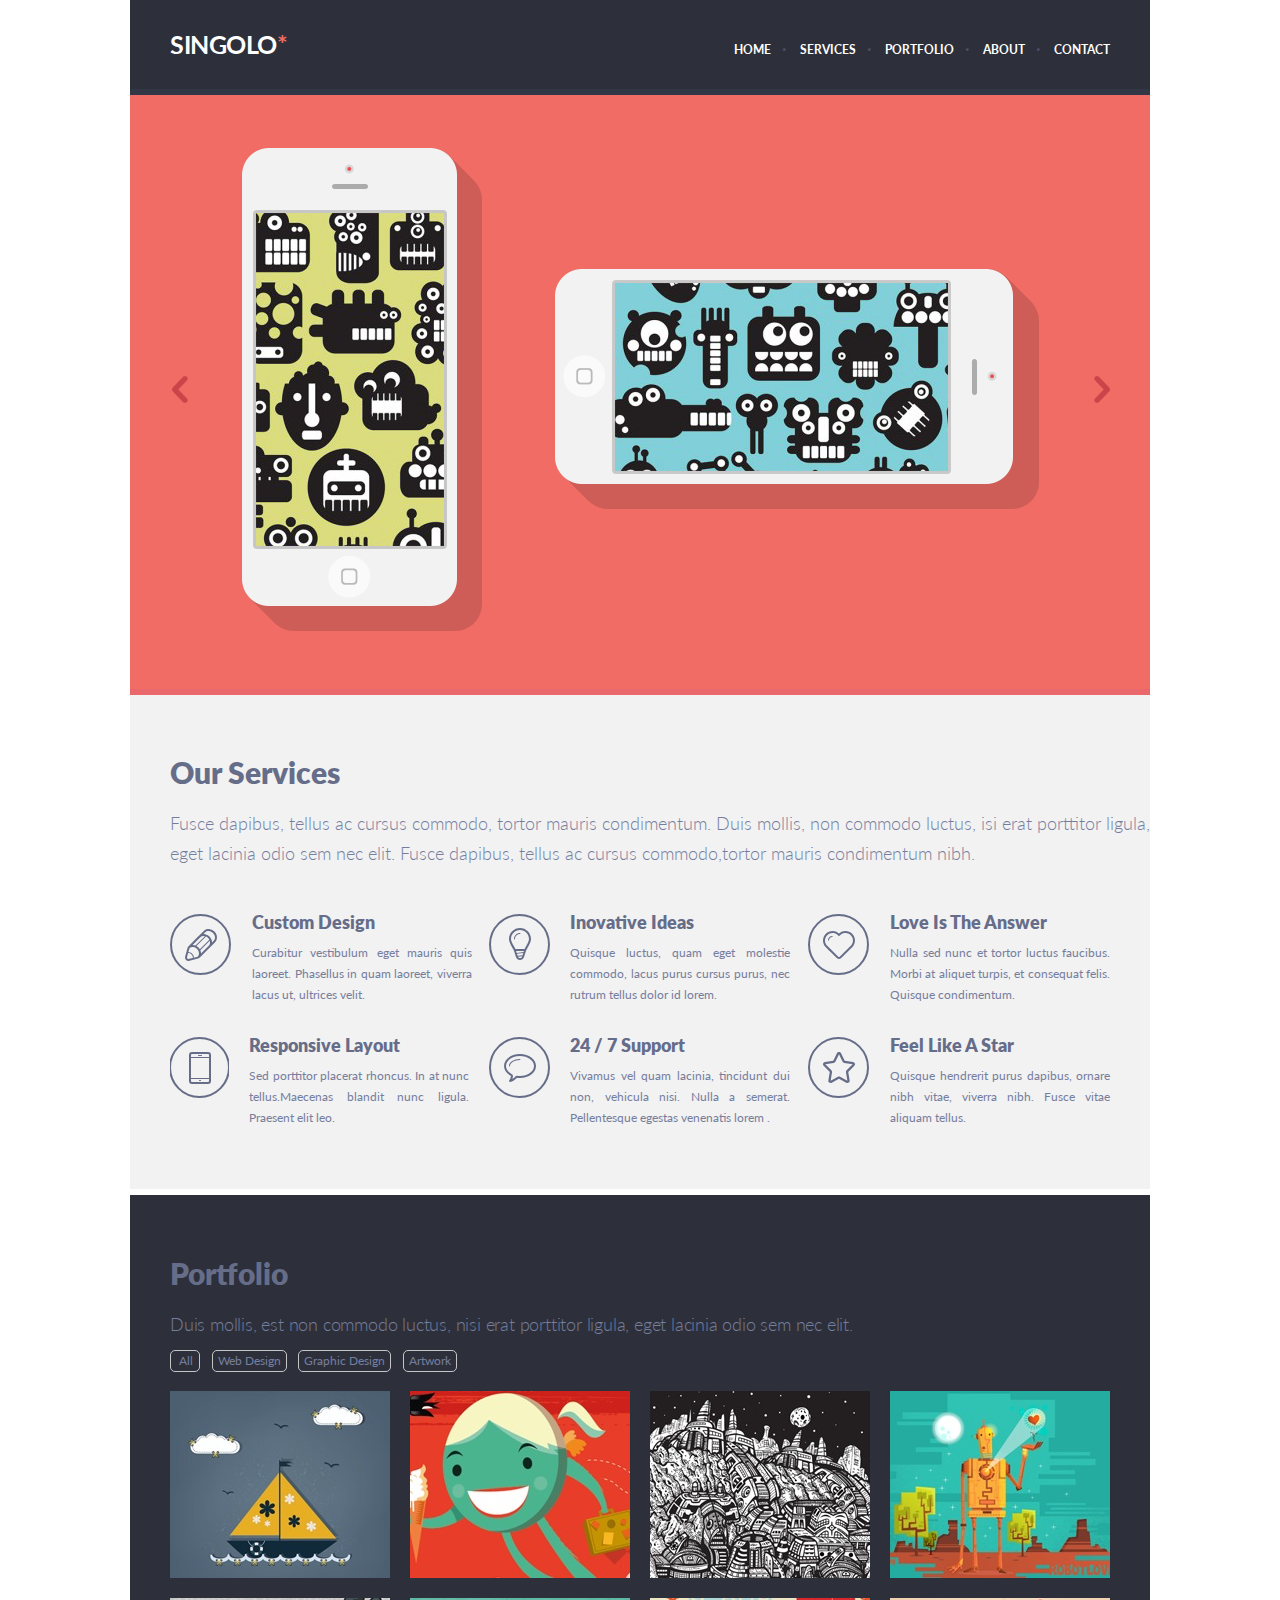
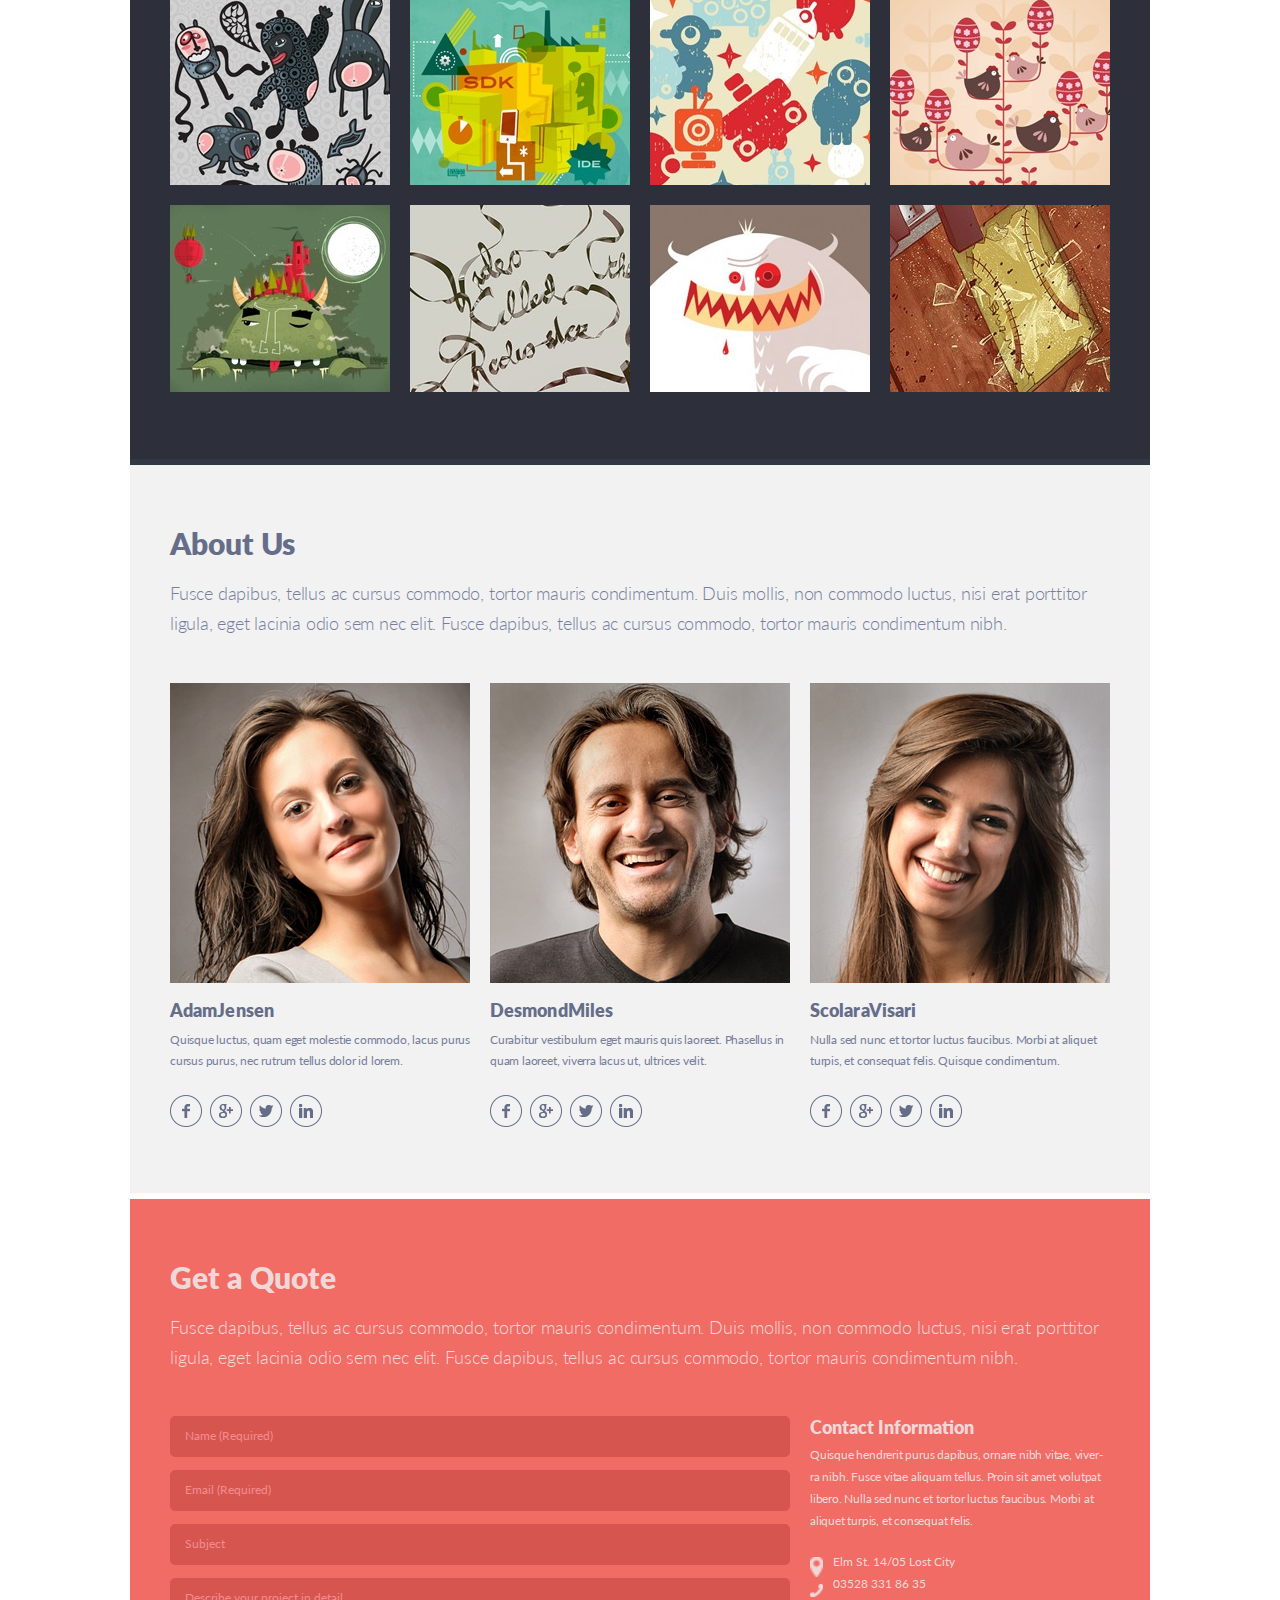
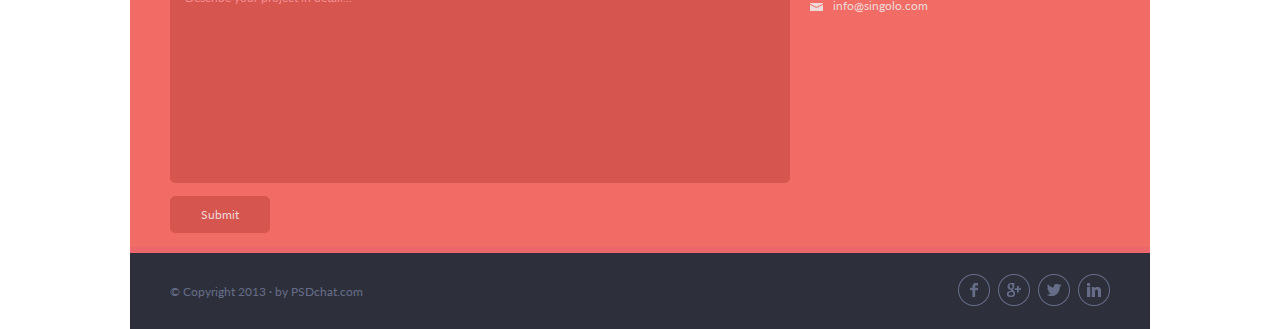
<file: index.html>
<!DOCTYPE html>
<html lang="en">

<head>
    <meta charset="UTF-8">
    <meta name="viewport" content="width=device-width, initial-scale=1.0">
    <link rel="stylesheet" href="./styles/fonts.css">
    <link rel="stylesheet" href="./styles/styles.css">
    <title>Singolo</title>
</head>

<body>
    <div class="wrapper">
        <header>
            <div class="header-top" id="HOME">
                <a href="#">
                    <h1>SINGOLO</h1>
                </a>
                <ul class="nav">
                    <li><a href="#HOME">HOME</a></li>
                    <li><a href="#SERVICES">SERVICES</a></li>
                    <li><a href="#PORTFOLIO">PORTFOLIO</a></li>
                    <li><a href="#ABOUT">ABOUT</a></li>
                    <li><a href="#CONTACT">CONTACT</a></li>
                </ul>
            </div>
            <div class="header-bottom"></div>
        </header>

        <section>
            <div class="slider-top">
                <div class="slider1">
                    <div class="slide-vertical disable"></div>
                    <img src="./assets/vertical.png" alt="VerticalPhone" class="phone-vertical">
                    <div class="slide-horizontal disable"></div>
                    <img src="./assets/horizontal.png" alt="HorizontalPhone" class="phone-horizontal">
                </div>
                <div class="slider2 disable">
                    <img src="./assets/Slide-2.png" alt="slider2">
                </div>
                <img src="./assets/left.png" alt="arrow-left" class="left">
                <img src="./assets/left.png" alt="arrow-left" class="right">
            </div>
            <div class="slider-bottom"></div>
        </section>

        <section>
            <div class="services-top" id="SERVICES">
                <h2>Our Services</h2>
                <p class="p-light">Fusce dapibus, tellus ac cursus commodo, tortor mauris condimentum. Duis mollis, non
                    commodo luctus, isi erat porttitor ligula, eget lacinia odio sem nec elit. Fusce dapibus, tellus ac
                    cursus commodo,tortor mauris condimentum nibh.</p>
                <section class="menu">
                    <div class="menu-block">
                        <img src="./assets/pen.svg" alt="pen">
                        <div class="menu-text">
                            <h3>Custom Design</h3>
                            <p class="p-regular">Curabitur vestibulum eget mauris quis laoreet. Phasellus in quam
                                laoreet,
                                viverra lacus ut, ultrices velit.</p>
                        </div>
                    </div>
                    <div class="menu-block">
                        <img src="./assets/lightbulb.svg" alt="lightbulb">
                        <div class="p-regular">
                            <h3>Inovative Ideas</h3>
                            <p class="menu-p">Quisque luctus, quam eget molestie commodo, lacus purus cursus purus, nec
                                rutrum tellus dolor id lorem.</p>
                        </div>
                    </div>
                    <div class="menu-block">
                        <img src="./assets/heart.svg" alt="heart">
                        <div class="menu-text">
                            <h3>Love Is The Answer</h3>
                            <p class="p-regular">Nulla sed nunc et tortor luctus faucibus. Morbi at aliquet turpis, et
                                consequat felis. Quisque condimentum.</p>
                        </div>
                    </div>
                    <div class="menu-block">
                        <img src="./assets/phone.svg" alt="phone">
                        <div class="menu-text">
                            <h3>Responsive Layout</h3>
                            <p class="p-regular">Sed porttitor placerat rhoncus. In at nunc tellus.Maecenas blandit nunc
                                ligula. Praesent elit leo.</p>
                        </div>

                    </div>
                    <div class="menu-block">
                        <img src="./assets/bubble.svg" alt="bubble">
                        <div class="menu-text">
                            <h3>24 / 7 Support</h3>
                            <p class="p-regular">Vivamus vel quam lacinia, tincidunt dui non, vehicula nisi. Nulla a
                                semerat. Pellentesque egestas venenatis lorem .</p>
                        </div>
                    </div>
                    <div class="menu-block">
                        <img src="./assets/star.svg" alt="star">
                        <div class="menu-text">
                            <h3>Feel Like A Star</h3>
                            <p class="p-regular">Quisque hendrerit purus dapibus, ornare nibh vitae, viverra nibh. Fusce
                                vitae
                                aliquam tellus.</p>
                        </div>
                    </div>
                </section>
            </div>
            <div class="services-bottom"></div>
        </section>

        <div class="container-portfolio-top" id="PORTFOLIO">
            <div class="container">
                <section class="portfolio">
                    <h2>Portfolio</h2>
                    <p class="p-light">Duis mollis, est non commodo luctus, nisi erat porttitor ligula, eget lacinia
                        odio sem nec elit.</p>
                    <ul class="tags-portfolio">
                        <li><a href="#" class="p-regular">All</a></li>
                        <li><a href="#" class="p-regular">Web Design</a></li>
                        <li><a href="#" class="p-regular">Graphic Design</a></li>
                        <li><a href="#" class="p-regular">Artwork</a></li>
                    </ul>
                    <div class="pictures-portfolio">
                        <img src="./assets/portfolio-images/row1/1.jpg" alt="picture 1">
                        <img src="./assets/portfolio-images/row1/2.jpg" alt="picture 2">
                        <img src="./assets/portfolio-images/row1/3.jpg" alt="picture 3">
                        <img src="./assets/portfolio-images/row1/4.jpg" alt="picture 4">

                        <img src="./assets/portfolio-images/row2/1.jpg" alt="picture 5">
                        <img src="./assets/portfolio-images/row2/2.jpg" alt="picture 6">
                        <img src="./assets/portfolio-images/row2/3.jpg" alt="picture 7">
                        <img src="./assets/portfolio-images/row2/4.jpg" alt="picture 8">

                        <img src="./assets/portfolio-images/row3/1.jpg" alt="picture 9">
                        <img src="./assets/portfolio-images/row3/2.jpg" alt="picture 10">
                        <img src="./assets/portfolio-images/row3/3.jpg" alt="picture 11">
                        <img src="./assets/portfolio-images/row3/4.jpg" alt="picture 12">
                    </div>
                </section>
            </div>
        </div>
        <div class="container-portfolio-bottom"></div>
        <div class="container-about-top" id="ABOUT">
            <div class="container">
                <div class="about">
                    <h2>About Us</h2>
                    <p class="p-light">Fusce dapibus, tellus ac cursus commodo, tortor mauris condimentum. Duis mollis,
                        non commodo luctus, nisi erat porttitor ligula, eget lacinia odio sem nec elit. Fusce dapibus,
                        tellus ac cursus commodo, tortor mauris condimentum nibh.</p>
                    <div class="profiles-about">
                        <div class="profile">
                            <img src="./assets/about-images/AdamJensen.png" alt="AdamJensen">
                            <h3>AdamJensen</h3>
                            <p class="p-regular">Quisque luctus, quam eget molestie commodo, lacus purus cursus purus,
                                nec rutrum tellus
                                dolor id lorem.</p>
                            <div class="social">
                                <img src="./assets/social-images/facebook.png" alt="facebook">
                                <img src="./assets/social-images/google.png" alt="google+">
                                <img src="./assets/social-images/twitter.png" alt="twitter">
                                <img src="./assets/social-images/linkedin.png" alt="linkedin">
                            </div>
                        </div>
                        <div class="profile">
                            <img src="./assets/about-images/DesmondMiles.png" alt="DesmondMiles">
                            <h3>DesmondMiles</h3>
                            <p class="p-regular">Curabitur vestibulum eget mauris quis laoreet. Phasellus in quam
                                laoreet, viverra lacus
                                ut, ultrices velit.</p>
                            <div class="social">
                                <img src="./assets/social-images/facebook.png" alt="facebook">
                                <img src="./assets/social-images/google.png" alt="google+">
                                <img src="./assets/social-images/twitter.png" alt="twitter">
                                <img src="./assets/social-images/linkedin.png" alt="linkedin">
                            </div>
                        </div>
                        <div class="profile">
                            <img src="./assets/about-images/ScoloraVisari.png" alt="ScolaraVisari">
                            <h3>ScolaraVisari</h3>
                            <p class="p-regular">Nulla sed nunc et tortor luctus faucibus. Morbi at aliquet turpis, et
                                consequat felis.
                                Quisque condimentum.</p>
                            <div class="social">
                                <img src="./assets/social-images/facebook.png" alt="facebook">
                                <img src="./assets/social-images/google.png" alt="google+">
                                <img src="./assets/social-images/twitter.png" alt="twitter">
                                <img src="./assets/social-images/linkedin.png" alt="linkedin">
                            </div>
                        </div>
                    </div>
                </div>
            </div>
        </div>
        <div class="container-about-bottom"></div>

        <div class="container-quote-top" id="CONTACT">
            <div class="container">
                <section class="quote">
                    <h2>Get a Quote</h2>
                    <p class="p-light">Fusce dapibus, tellus ac cursus commodo, tortor mauris condimentum. Duis
                        mollis, non commodo luctus, nisi erat porttitor ligula, eget lacinia odio sem nec elit. Fusce
                        dapibus, tellus ac cursus commodo, tortor mauris condimentum nibh.</p>
                    <div class="quote-form-contact">
                        <form class="quote-form">
                            <input type="text" placeholder="Name (Required)" required>
                            <input type="email" placeholder="Email (Required)" required>
                            <input type="text" placeholder="Subject" id="subject">
                            <textarea name="DescribingProject" id="textarea" cols="30" rows="12"
                                placeholder="Describe your project in detail..." id="textarea"
                                maxlength="140"></textarea>
                            <button type="submit">Submit</button>
                        </form>
                        <div class="overlay"></div>
                        <div class="modal">
                            <span>The letter was sent</span><br>
                            <span class="theme"></span><br>
                            <span class="describe"></span><br>
                            <span class="close">OK</span>
                        </div>
                        <div class="contact-info">
                            <h3>Contact Information</h3>
                            <p class="p-regular">Quisque hendrerit purus dapibus, ornare nibh vitae, viver- ra nibh.
                                Fusce vitae aliquam tellus. Proin sit amet volutpat libero. Nulla sed nunc et tortor
                                luctus faucibus. Morbi at aliquet turpis, et consequat felis.</p>
                            <div class="contacts">
                                <div class="contacts-img">
                                    <img src="./assets/locationContacts.svg" alt="location">
                                    <img src="./assets/phoneContacts.svg" alt="phone">
                                    <img src="./assets/mailContacts.svg" alt="mail">
                                </div>
                                <div class="contacts-text">
                                    <p>Elm St. 14/05 Lost City</p>
                                    <a href="#" type="tel:+03528 331 86 35">03528 331 86 35</a>
                                    <a href="#" type="mailto:info@singolo.com">info@singolo.com</a>
                                </div>
                            </div>
                        </div>
                    </div>
                </section>
            </div>
        </div>
        <div class="container-quote-bottom"></div>
        <div class="container-footer">
            <div class="container">
                <section class="footer">
                    <span>© Copyright 2013 ∙ by PSDchat.com</span>
                    <div class="footer-icons">
                        <img src="./assets/social-images/facebook.png" alt="facebook">
                        <img src="./assets/social-images/google.png" alt="google">
                        <img src="./assets/social-images/twitter.png" alt="twitter">
                        <img src="./assets/social-images/linkedin.png" alt="linkedin">
                    </div>
                </section>
            </div>
        </div>
    </div>
    <script src="script.js"></script>
</body>

</html>
</file>
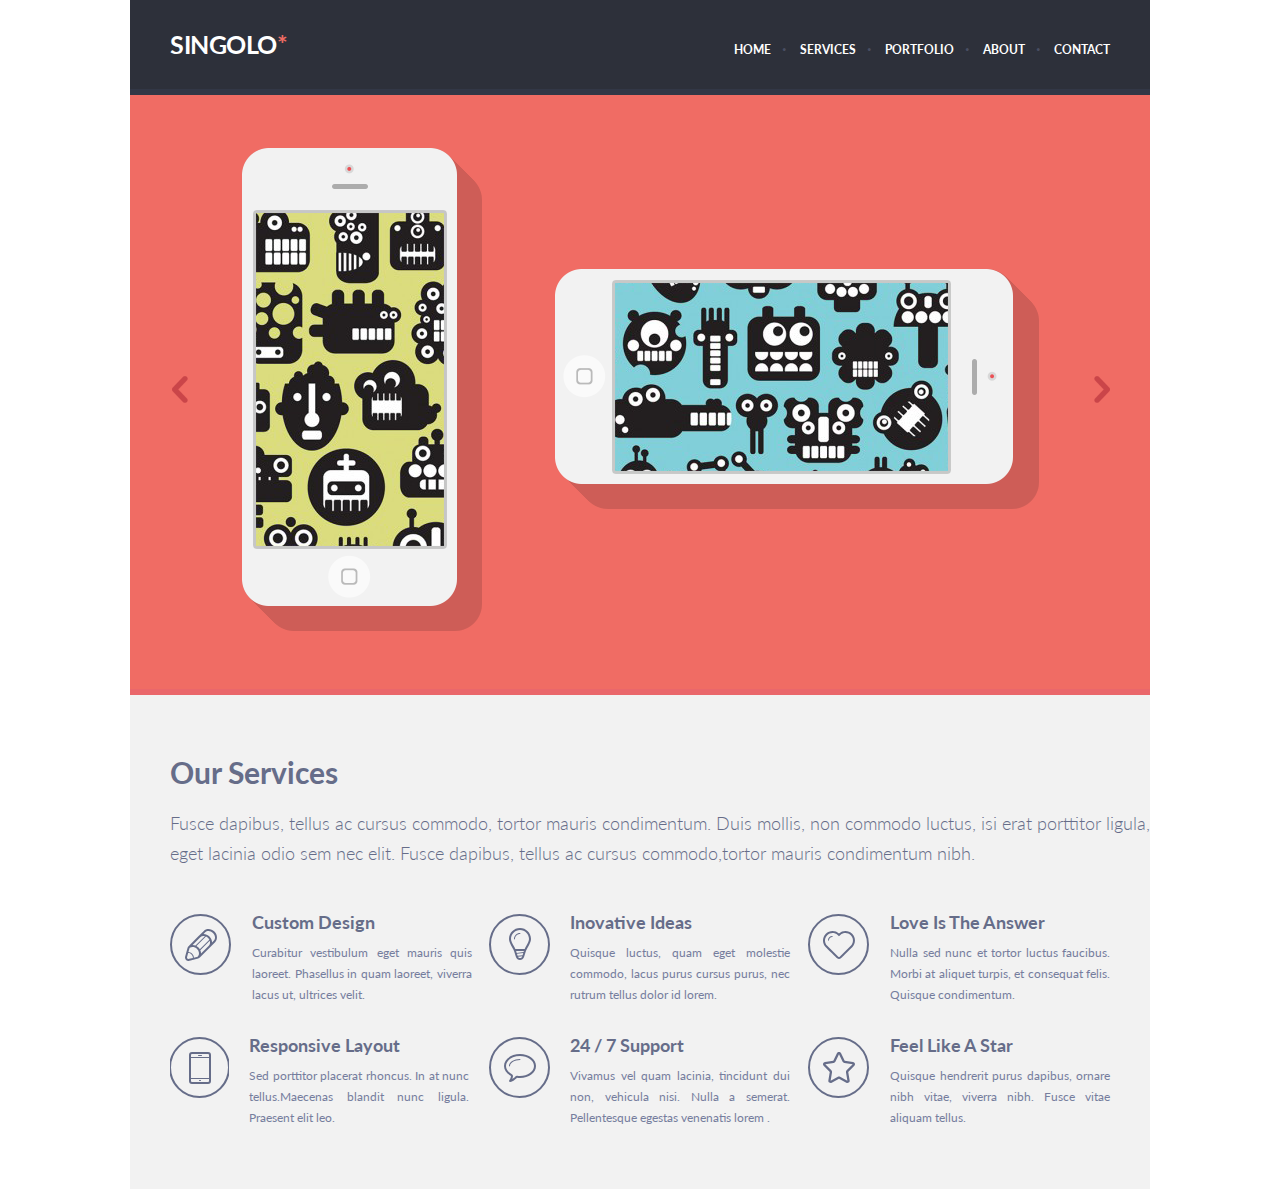
<file: singolo1.html>
<!DOCTYPE html>
<html lang="en">

<head>
    <meta charset="UTF-8">
    <meta name="viewport" content="width=device-width, initial-scale=1.0">
    <link rel="stylesheet" href="./styles/fonts.css">
    <link rel="stylesheet" href="./styles/singolo1.css">
    <title>Document</title>
</head>

<body>
    <div class="container">
        <header>
            <div class="header-top">
                <a href="#"><h1 class="singolo-name">SINGOLO</h1></a>
                <nav class="nav">
                    <ul>
                        <li><a href="#">HOME</a></li>
                        <li><a href="#">SERVICES</a></li>
                        <li><a href="#">PORTFOLIO</a></li>
                        <li><a href="#">ABOUT</a></li>
                        <li><a href="#">CONTACT</a></li>
                    </ul>
                </nav>
            </div>
            <div class="header-bottom"></div>
        </header>

        <main>
            <div class="slider-top">
                <img src="./assets/vertical.png" alt="VerticalPhone" class="phone-vertical">
                <img src="./assets/horizontal.png" alt="HorizontalPhone" class="phone-horizontal">
                <img src="./assets/left.png" alt="arrow-left" class="left">
                <img src="./assets/left.png" alt="arrow-left" class="right">
            </div>
            <div class="slider-bottom"></div>
        </main>

        <footer>
            <div class="footer-top">
                <h2>Our Services</h2>
                <p class="p-one">Fusce dapibus, tellus ac cursus commodo, tortor mauris condimentum. Duis mollis, non
                    commodo luctus, isi erat porttitor ligula, eget lacinia odio sem nec elit. Fusce dapibus, tellus ac
                    cursus commodo,tortor mauris condimentum nibh.</p>
                <section class="menu">
                    <div class="menu-block">
                        <img src="./assets/pen.svg" alt="pen">
                        <div class="menu-text">
                            <h3>Custom Design</h3>
                            <p class="menu-p">Curabitur vestibulum eget mauris quis laoreet. Phasellus in quam laoreet,
                                viverra lacus ut, ultrices velit.</p>
                        </div>
                    </div>
                    <div class="menu-block">
                        <img src="./assets/lightbulb.svg" alt="lightbulb">
                        <div class="menu-text">
                            <h3>Inovative Ideas</h3>
                            <p class="menu-p">Quisque luctus, quam eget molestie commodo, lacus purus cursus purus, nec
                                rutrum tellus dolor id lorem.</p>
                        </div>
                    </div>
                    <div class="menu-block">
                        <img src="./assets/heart.svg" alt="heart">
                        <div class="menu-text">
                            <h3>Love Is The Answer</h3>
                            <p class="menu-p">Nulla sed nunc et tortor luctus faucibus. Morbi at aliquet turpis, et
                                consequat felis. Quisque condimentum.</p>
                        </div>
                    </div>
                    <div class="menu-block">
                        <img src="./assets/phone.svg" alt="phone">
                        <div class="menu-text">
                            <h3>Responsive Layout</h3>
                            <p class="menu-p">Sed porttitor placerat rhoncus. In at nunc tellus.Maecenas blandit nunc
                                ligula. Praesent elit leo.</p>
                        </div>

                    </div>
                    <div class="menu-block">
                        <img src="./assets/bubble.svg" alt="bubble">
                        <div class="menu-text">
                            <h3>24 / 7 Support</h3>
                            <p class="menu-p">Vivamus vel quam lacinia, tincidunt dui non, vehicula nisi. Nulla a semerat. Pellentesque egestas venenatis lorem .</p>
                        </div>
                    </div>
                    <div class="menu-block">
                        <img src="./assets/star.svg" alt="star">
                        <div class="menu-text">
                            <h3>Feel Like A Star</h3>
                            <p class="menu-p">Quisque hendrerit purus dapibus, ornare nibh vitae, viverra nibh. Fusce
                                vitae
                                aliquam tellus.</p>
                        </div>
                    </div>
                </section>
            </div>
            <div class="footer-bottom"></div>
        </footer>
    </div>
</body>

</html>
</file>
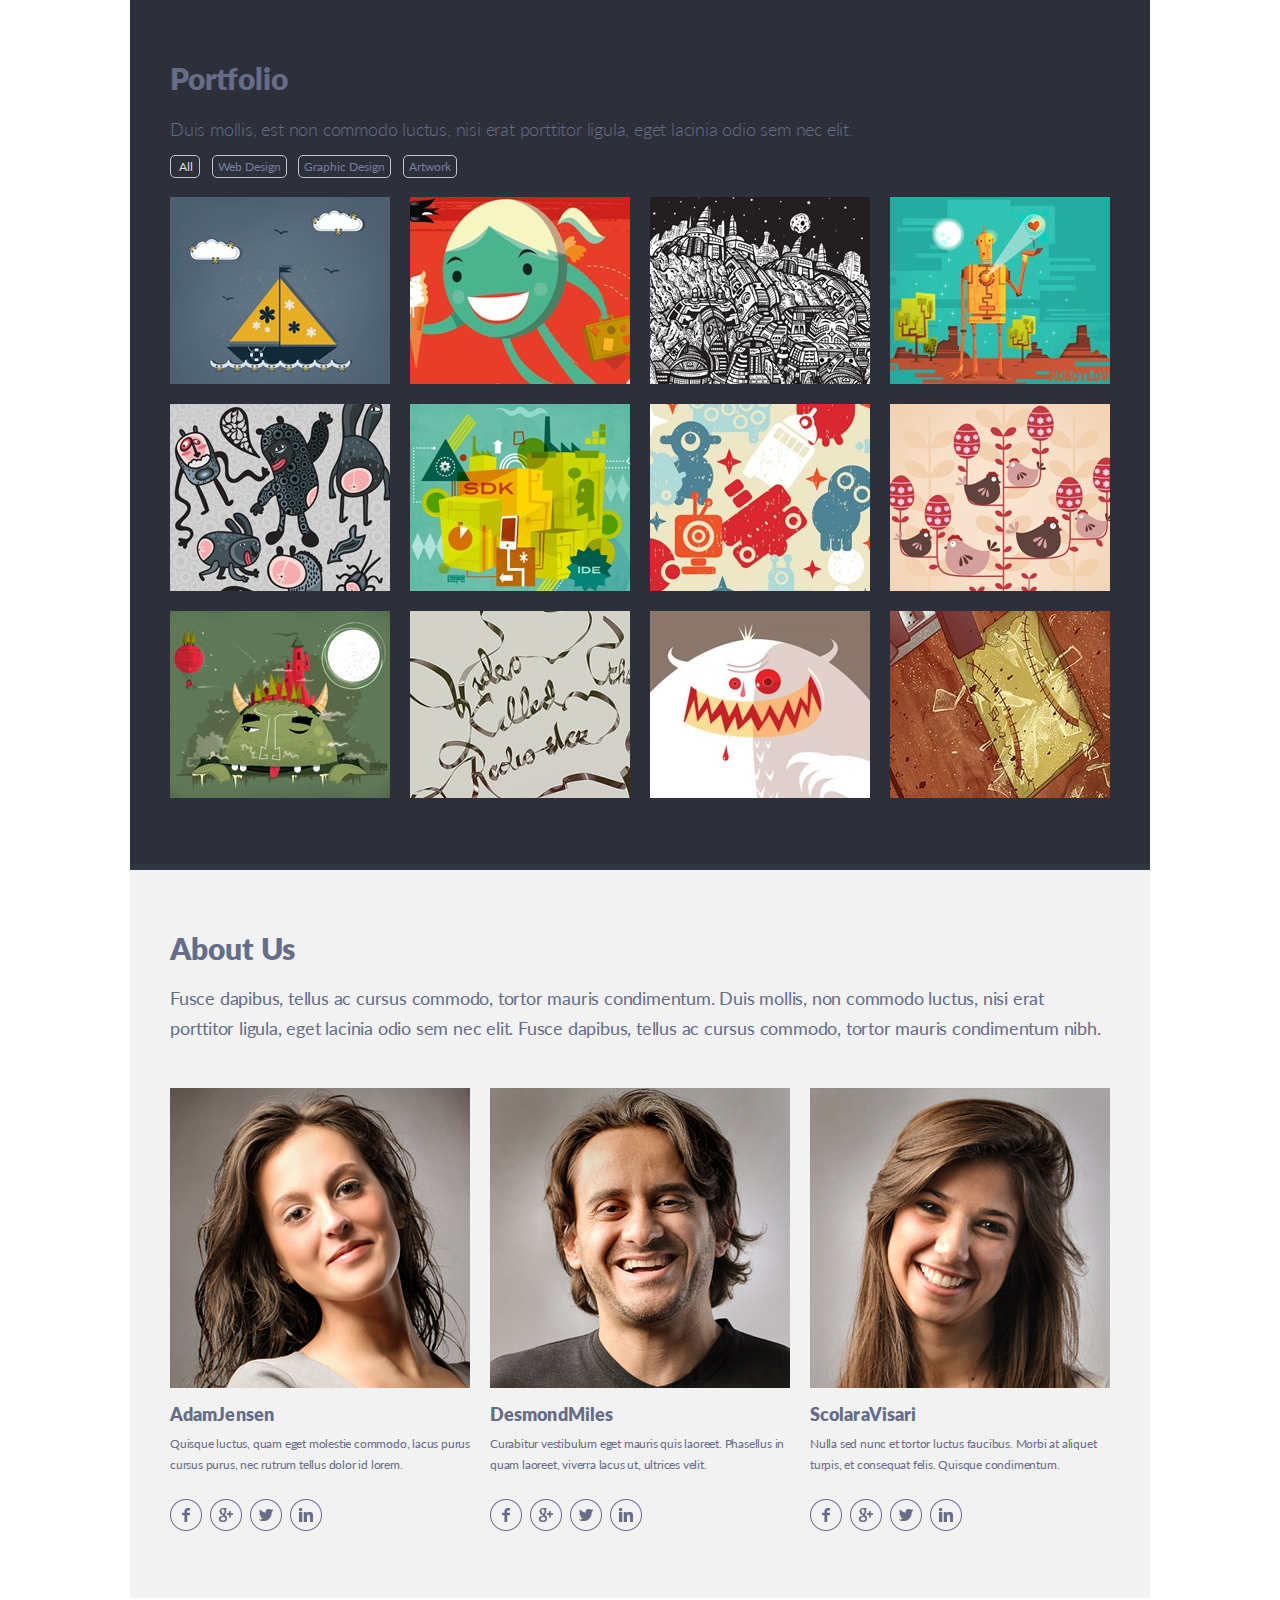
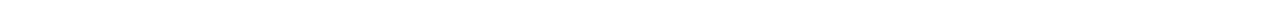
<file: singolo2.html>
<!DOCTYPE html>
<html lang="en">

<head>
    <meta charset="UTF-8">
    <meta name="viewport" content="width=device-width, initial-scale=1.0">
    <link rel="stylesheet" href="./styles/singolo2.css">
    <link rel="stylesheet" href="./styles/fonts.css">
    <title>Singolo2</title>
</head>

<body>
    <div class="wrapper">
        <div class="container-portfolio-top">
            <div class="container">
                <section class="portfolio">
                    <h1 class="h1-portfolio">Portfolio</h1>
                    <p class="p-portfolio">Duis mollis, est non commodo luctus, nisi erat porttitor ligula, eget lacinia
                        odio sem nec elit.</p>
                    <ul class="tags-portfolio">
                        <li><a href="#">All</a></li>
                        <li><a href="#">Web Design</a></li>
                        <li><a href="#">Graphic Design</a></li>
                        <li><a href="#">Artwork</a></li>
                    </ul>
                    <div class="pictures-portfolio">
                        <img src="./assets/portfolio-images/row1/1.jpg" alt="picture 1">
                        <img src="./assets/portfolio-images/row1/2.jpg" alt="picture 2">
                        <img src="./assets/portfolio-images/row1/3.jpg" alt="picture 3">
                        <img src="./assets/portfolio-images/row1/4.jpg" alt="picture 4">

                        <img src="./assets/portfolio-images/row2/1.jpg" alt="picture 5">
                        <img src="./assets/portfolio-images/row2/2.jpg" alt="picture 6">
                        <img src="./assets/portfolio-images/row2/3.jpg" alt="picture 7">
                        <img src="./assets/portfolio-images/row2/4.jpg" alt="picture 8">

                        <img src="./assets/portfolio-images/row3/1.jpg" alt="picture 9">
                        <img src="./assets/portfolio-images/row3/2.jpg" alt="picture 10">
                        <img src="./assets/portfolio-images/row3/3.jpg" alt="picture 11">
                        <img src="./assets/portfolio-images/row3/4.jpg" alt="picture 12">
                    </div>
                </section>
            </div>
        </div>
        <div class="container-portfolio-bottom"></div>
        <div class="container-about-top">
            <div class="container">
                <div class="about">
                    <h1 class="h1-about">About Us</h1>
                    <p class="p-about">Fusce dapibus, tellus ac cursus commodo, tortor mauris condimentum. Duis mollis, non commodo luctus, nisi erat porttitor ligula, eget lacinia odio sem nec elit. Fusce dapibus, tellus ac cursus commodo, tortor mauris condimentum nibh.</p>
                    <div class="profiles-about">
                        <div class="profile">
                            <img src="./assets/about-images/AdamJensen.png" alt="AdamJensen">
                            <h3>AdamJensen</h3>
                            <p>Quisque luctus, quam eget molestie commodo, lacus purus cursus purus, nec rutrum tellus dolor id lorem.</p>
                            <div class="social">
                                <img src="./assets/social-images/facebook.png" alt="facebook">
                                <img src="./assets/social-images/google.png" alt="google+">
                                <img src="./assets/social-images/twitter.png" alt="twitter">
                                <img src="./assets/social-images/linkedin.png" alt="linkedin">
                            </div>
                        </div>
                        <div class="profile">
                            <img src="./assets/about-images/DesmondMiles.png" alt="DesmondMiles">
                            <h3>DesmondMiles</h3>
                            <p>Curabitur vestibulum eget mauris quis laoreet. Phasellus in quam laoreet, viverra lacus ut, ultrices velit.</p>
                            <div class="social">
                                <img src="./assets/social-images/facebook.png" alt="facebook">
                                <img src="./assets/social-images/google.png" alt="google+">
                                <img src="./assets/social-images/twitter.png" alt="twitter">
                                <img src="./assets/social-images/linkedin.png" alt="linkedin">
                            </div>
                        </div>
                        <div class="profile">
                            <img src="./assets/about-images/ScoloraVisari.png" alt="ScolaraVisari">
                            <h3>ScolaraVisari</h3>
                            <p>Nulla sed nunc et tortor luctus faucibus. Morbi at aliquet turpis, et consequat felis. Quisque condimentum.</p>
                            <div class="social">
                                <img src="./assets/social-images/facebook.png" alt="facebook">
                                <img src="./assets/social-images/google.png" alt="google+">
                                <img src="./assets/social-images/twitter.png" alt="twitter">
                                <img src="./assets/social-images/linkedin.png" alt="linkedin">
                            </div>
                        </div>
                    </div>
                </div>
            </div>
        </div>
        <div class="container-about-bottom"></div>
    </div>
</body>

</html>
</file>
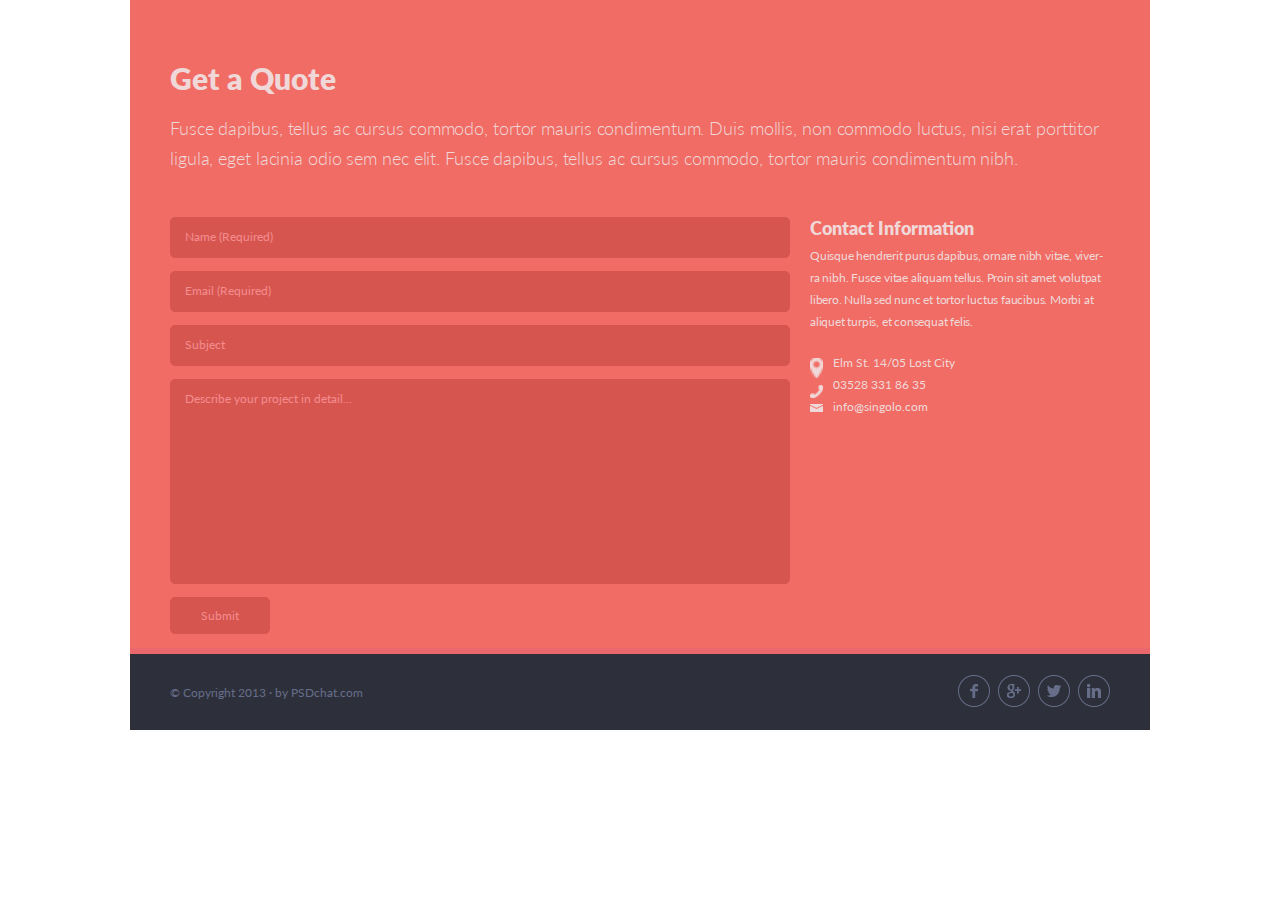
<file: singolo3.html>
<!DOCTYPE html>
<html lang="en">

<head>
    <meta charset="UTF-8">
    <meta name="viewport" content="width=device-width, initial-scale=1.0">
    <link rel="stylesheet" href="./styles/fonts.css">
    <link rel="stylesheet" href="./styles/singolo3.css">
    <title>Singolo3</title>
</head>

<body>
    <div class="wrapper">
        <div class="container-quote-top">
            <div class="container">
                <section class="quote">
                    <h2 class="quote-h2">Get a Quote</h2>
                    <p class="quote-p-one">Fusce dapibus, tellus ac cursus commodo, tortor mauris condimentum. Duis
                        mollis, non commodo luctus, nisi erat porttitor ligula, eget lacinia odio sem nec elit. Fusce
                        dapibus, tellus ac cursus commodo, tortor mauris condimentum nibh.</p>
                    <div class="quote-form-contact">
                        <form action="post" class="quote-form">
                            <input type="text" placeholder="Name (Required)" pattern="[^0-9]" required>
                            <input type="email" placeholder="Email (Required)" required>
                            <input type="text" placeholder="Subject">
                            <textarea name="DescribingProject" id="textarea" cols="30" rows="12"
                                placeholder="Describe your project in detail..."></textarea>
                            <button type="submit">Submit</button>
                        </form>
                        <div class="contact-info">
                            <h3 class="quote-h3">Contact Information</h3>
                            <p class="quote-p-two">Quisque hendrerit purus dapibus, ornare nibh vitae, viver- ra nibh.
                                Fusce vitae aliquam tellus. Proin sit amet volutpat libero. Nulla sed nunc et tortor
                                luctus faucibus. Morbi at aliquet turpis, et consequat felis.</p>
                            <div class="contacts">
                                <div class="contacts-img">
                                    <img src="./assets/locationContacts.svg" alt="location">
                                    <img src="./assets/phoneContacts.svg" alt="phone">
                                    <img src="./assets/mailContacts.svg" alt="mail">
                                </div>
                                <div class="contacts-text">
                                    <p>Elm St. 14/05 Lost City</p>
                                    <a href="#" type="tel:+03528 331 86 35">03528 331 86 35</a>
                                    <a href="#" type="mailto:info@singolo.com">info@singolo.com</a>
                                </div>
                            </div>
                        </div>
                    </div>
                </section>
            </div>
        </div>
        <div class="container-quote-bottom"></div>
        <div class="container-footer">
            <div class="container">
                <section class="footer">
                    <span>© Copyright 2013 ∙ by PSDchat.com</span>
                    <div class="footer-icons">
                        <img src="./assets/social-images/facebook.png" alt="facebook">
                        <img src="./assets/social-images/google.png" alt="google">
                        <img src="./assets/social-images/twitter.png" alt="twitter">
                        <img src="./assets/social-images/linkedin.png" alt="linkedin">
                    </div>
                </section>
            </div>
        </div>
    </div>
</body>

</html>
</file>
<file: styles/fonts.css>
@font-face {
    font-family: "LatoLight";
    src: url(../assets/fonts/Lato-Light.ttf);
    font-weight: 300;
    font-style: normal;
}

@font-face {
    font-family: "LatoRegular";
    src: url(../assets/fonts/Lato-Regular.ttf);
    font-weight: 400;
    font-style: normal;
}

@font-face {
    font-family: "LatoBold";
    src: url(../assets/fonts/Lato-Bold.ttf);
    font-weight: 700;
    font-style: normal;
}

@font-face {
    font-family: "LatoBlack";
    src: url(../assets/fonts/Lato-Black.ttf);
    font-weight: 900;
    font-style: normal;
}
</file>
<file: styles/styles.css>
body, div, h1, h2, h3, h4, h5, h6, p, ul, ol, dl, dt, dd, img, form, fieldset, blockquote, ul, li, a {  
    margin:0px; 
    padding:0px; 
    border:0px;
    text-decoration: none;
    list-style: none;
}
a {
    color: #fff;
}
h2 {
    font-family: "LatoBlack";
    font-size: 30px;
    color: #666d89;
}
h3 {
    font-family: "LatoBlack";
    font-size: 18px;
    color: #666d89;
}
.p-light {
    font-family: "LatoLight";
    font-size: 18px;
    color: #767e9e;
}
.p-regular {
    font-family: "LatoRegular";
    font-size: 12px;
    color: #767e9e;
}
.wrapper {
    width: 1020px;
    margin: 0 auto;
}
.container {
    width: 940px;
    margin: 0 auto;
}
.header-top {
    background-color: #2d303a;
    height: 89px;
    display: flex;
    justify-content: space-between;
    align-items: baseline;
    font-family: "LatoBold";
    font-size: 25px;
    color: #fff;
}
.header-bottom {
    height: 6px;
    background-color: #323746;
}
h1 {
    font-size: 25px;
    margin-left: 40px;
    letter-spacing: -0.5px;
    margin-top: 29px;
}
h1:after {
    content: "*";
    color: #f06c64;
}
.nav {
    margin-right: 40px;
    font-size: 12px;
}
.nav li {
    display: inline-block;
    list-style-type: none;
    margin-left: 21px;
    font-size: 12px;
}
.nav li + li:before {
    content: '.';
    position: relative;
    bottom: 3px;
    left: -13px;
    font-weight: 400;
    font-size: 19px;
    color: #494e62;
}
.nav li a:hover {
    color: #f06c64;
    transition: 0.3s;
}

/* SLIDER */

.slider-top {
    height: 594px;
    background-color: #f06c64;
    position: relative;
}
.slider-bottom {
    height: 6px;
    background-color: #ea676b;
}
.disable {
    display: none; 
}
.slider1 {
    position: relative;
}
.phone-vertical {
    position: absolute;
    left: 112px;
    top: 53px;
}
.slide-vertical {
    position: absolute;
    top: 118px;
    left: 126px;
    height: 333px;
    width: 188px;
    background-color: #000;
    z-index: 1;
}
.slide-horizontal {
    position: absolute;
    top: 188px;
    left: 485px;
    height: 188px;
    width: 333px;
    background-color: #000;
    z-index: 1;
}
.phone-horizontal {
    position: absolute;
    left: 425px;
    top: 174px;
}
.left {
    position: absolute;
    left: 42px;
    top: 281px;
}
.right {
    position: absolute;
    transform: rotateY(180deg);
    right: 40px;
    top: 281px;
}
.right,
.left:hover {
    cursor: pointer;
}

/* SERVICES */

.services-top {
    background-color: #f2f2f2;
    height: 494px;
    color: #666d89;
    font-size: 18px;
}
.services-bottom {
    background-color: #fff;
    height: 6px;
}
.services-top h2 {
    padding-top: 58.5px;
    padding-left: 40px;
}
.services-top h2 + p {
    padding-left: 40px;
    padding-top: 18px;
    padding-bottom: 43px;
    line-height: 30px;
}
.menu {
    display: flex;
    padding-left: 40px;
    padding-right: 40px;
    width: 933px;
    flex-wrap: wrap;
    justify-content: space-between;
}
.menu-block {
    display: flex;
    width: 295px;
    padding-bottom: 29px;
}
.menu-block h3 {
    padding-bottom: 9px;
}
.menu-block img {
    padding-right: 20px;
    padding-bottom: 27px;
}
.menu-block p {
    width: 220px;
    text-align: justify;
    line-height: 1.75;
}

/* SINGOLO 2 */

.wrapper {
    width: 1020px;
    margin: 0 auto;
}
.container-portfolio-top {
    background-color: #2d303a;
    height: 864px;
}
.container-portfolio-bottom {
    height: 6px;
    background-color: #323746;
}
.container {
    width: 940px;
    margin: 0 auto;
}
.portfolio {
    padding-top: 60px;
    padding-bottom: 67px;
}
.portfolio h2 {
    padding-bottom: 22px;
    font-size: 30px;
}
.portfolio h2 + p {
    padding-bottom: 15px;
    letter-spacing: -0.2px;
}
.tags-portfolio {
    display: flex;
    width: 287px;
    justify-content: space-between;
}
.tags-portfolio li{
    border: 1px solid #c5c5c5;
    padding: 5px 5px 7px 5px;
    border-radius: 5px;
    line-height: 7px;
}
.tags-portfolio li:first-child {
    padding: 5px 6px 7px 8px;
}
.pictures-portfolio {
    margin-top: 19px;
    display: flex;
    flex-wrap: wrap;
    justify-content: space-between;
    width: 940px;
    height: 601px;
    overflow: hidden;
}
.pictures-portfolio img {
    margin-bottom: 20px;
}
.tags-portfolio img {
    background-color: #464b5e;
}

/* ABOUT US */

.container-about-top {
    background-color: #f2f2f2;
    height: 728px;
}
.container-about-bottom {
    background-color: #fff;
    height: 6px;
}
.about {
    padding-top: 60px;
    padding-bottom: 67px;
}
.about h2 {
    padding-bottom: 17px;
}
.about h2 + p {
    letter-spacing: -0.2px;
    line-height: 30px;
}
.profiles-about {
    display: flex;
    justify-content: space-between;
    padding-top: 45px;
}
.profile {
    width: 300px;
}
.profile h3 {
    padding-top: 12px;
    letter-spacing: 0.1px;
}
.profile p {
    padding-top: 8px;
    line-height: 21px;
    letter-spacing: -0.2px;
}
.social {
    display: flex;
    width: 152px;
    justify-content: space-between;
    padding-top: 24px;
}

/* SINGOLO 3 */

.container-quote-top {
    height: 648px;
    background-color: #f06c64;
}
.container-quote-bottom {
    height: 6px;
    background-color: #ea676b;
}
.quote {
    padding-top: 60px;
}
.quote * {
    color: #f0d8d9;
}
.quote h2 + p {
    padding-top: 17px;
    line-height: 30px;
    letter-spacing: -0.1px;
}

/* FORM */

input::-moz-placeholder,
textarea:-moz-placeholder {
    color: #f48c8f;
}
input::-webkit-input-placeholder,
textarea::-webkit-input-placeholder {
    color: #f48c8f;
}
.quote-form-contact {
    padding-top: 44px;
    display: flex;
    justify-content: space-between;
    height: 430px;
}
.quote-form {
    display: flex;
    flex-direction: column;
    width: 620px;
    height: 430px;
}
.quote-form input,textarea, button {
    border: 1px solid #d6564f;
    border-radius: 5px;
    background-color: #d6564f;
    padding: 11px 0px 13px 14px;
    color: #f48c8f;
    resize: none;
    font-family: "LatoRegular";
    font-size: 12px;
    margin-bottom: 13px;
}
.quote-form button {
    padding: 10px;
    width: 100px;
}
.quote-form button:hover {
    cursor: pointer;
}
.quote-form input:focus,
 textarea:focus {
    background-color: #2d303a;
    transition: 0.3s;
    outline: none;
}
.contact-info {
    display: flex;
    width: 300px;
    flex-direction: column;
}
.contact-info h3 + p {
    padding-top: 6px;
    letter-spacing: -0.2px;
    line-height: 22px;
}
.contacts {
    display: flex;
    justify-content: space-between;
    padding-top: 25px;
    height: 54px;
    width: 145px;
    font-family: "LatoRegular";
    font-size: 12px;
}
.contacts-img {
    display: flex;
    flex-direction: column;
    justify-content: space-between;
}
.contacts-text {
    display: flex;
    flex-direction: column;
    justify-content: space-between;
    line-height: 10px;
}
.contacts-text a {
    color: #f0d8d9;
}


/* FOOTER */

.container-footer {
    background-color: #2d303a;
}
.footer {
    height: 76px;
    display: flex;
    justify-content: space-between;
    align-items: center;
    font-family: "LatoRegular";
    font-size: 12px;
    color: #666d89;
}
.footer-icons img {
    margin-right: 5px;
}
.footer-icons img:last-of-type {
    margin-right: 0px;
}

/* SINGOLO-DOM STYLES */

a.active {
    color: #f06c64;
}
.active__tags {
    color: #dedede;
}
.tags-portfolio a:not(.active__tags):hover {
    color: #dedede;
    transition: 0.6s;
}
.overlay {
    opacity: 0;
   visibility: hidden;
   position: fixed;
   top: 0;
   left: 0;
   width: 100%;
   height: 100%;
   background-color: rgba(0, 0, 0, .5);
   z-index: 20;
   transition: .3s all;
}
.modal {    
   opacity: 0;
   visibility: hidden;
   width: 100%;
   max-width: 500px;
   position: fixed;
   top: 50%;
   left: 50%;
   transform: translate(-50%, -50%);
   z-index: 30;
   box-shadow: 0 3px 10px -.5px rgba(0, 0, 0, .2); 
   text-align: center;
   padding: 30px;
   border-radius: 3px;
   background-color: #fff;
   transition: 0.3s all;
}
.modal.active__modal,
.overlay.active__modal {
    opacity: 1;
    visibility: visible;
    word-wrap: break-word;
}
.overlay span,
.modal span {
    color: #2d303a;
}
.close {
    cursor: pointer;
}
</file>
<file: styles/singolo1.css>
* {
    margin: 0px;
    padding: 0px;
    font-family: "LatoBold";
    text-decoration: none;
}
a {
    color: #fff;
}
.container {
    width: 1020px;
    margin: 0 auto;
}
.header-top {
    background-color: #2d303a;
    height: 89px;
    display: flex;
    justify-content: space-between;
    align-items: baseline;
}
.header-bottom {
    height: 6px;
    background-color: #323746;
}
.singolo-name {
    font-size: 25px;
    margin-left: 40px;
    letter-spacing: -0.5px;
    margin-top: 29px;
}
.singolo-name:after {
    content: "*";
    color: #f06c64;
}
ul {
    margin-right: 40px;
    font-size: 12px;
}
li {
    display: inline-block;
    list-style-type: none;
    margin-left: 21px;
}
li + li:before {
    content: '.';
    position: relative;
    bottom: 3px;
    left: -13px;
    font-weight: 400;
    font-size: 19px;
    color: #494e62;
}
li a:hover {
    color: #f06c64;
    transition: 0.3s;
}

/* SLIDER */

.slider-top {
    height: 594px;
    background-color: #f06c64;
    position: relative;
}
.slider-bottom {
    height: 6px;
    background-color: #ea676b;
}
.phone-vertical {
    position: absolute;
    left: 112px;
    top: 53px;
}
.phone-horizontal {
    position: absolute;
    left: 425px;
    top: 174px;
}
.left {
    position: absolute;
    left: 42px;
    top: 281px;
}
.right {
    position: absolute;
    transform: rotateY(180deg);
    right: 40px;
    top: 281px;
}
.right,
.left:hover {
    cursor: pointer;
}

/* FOOTER */

.footer-top {
    background-color: #f2f2f2;
    height: 494px;
    color: #666d89;
    font-size: 18px;
}
.footer-bottom {
    background-color: #fff;
    height: 6px;
}
h2 {
    font-size: 30px;
    padding-top: 58.5px;
    padding-left: 40px;
}
.p-one {
    font-family: "LatoLight";
    padding-left: 40px;
    padding-top: 18px;
    padding-bottom: 43px;
    line-height: 30px;
}
.menu {
    display: flex;
    padding-left: 40px;
    padding-right: 40px;
    width: 933px;
    flex-wrap: wrap;
    justify-content: space-between;
}
.menu-block {
    display: flex;
    width: 295px;
    padding-bottom: 29px;
}
.menu-block h3 {
    padding-bottom: 9px;
    font-size: 18px;
}
.menu-block img {
    padding-right: 20px;
    padding-bottom: 27px;
}
.menu-block p {
    font-family: "LatoRegular";
    font-size: 12px;
    color: #767e9e;
    width: 220px;
    text-align: justify;
    line-height: 1.75;
}
</file>
<file: styles/singolo2.css>
body, div, h1, h2, h3, h4, h5, h6, p, ul, ol, dl, dt, dd, img, form, fieldset, blockquote, ul, li, a {  
    margin:0px; 
    padding:0px; 
    border:0px;
    font-family: "LatoBlack";
    text-decoration: none;
    list-style: none;
    color: #666d89;
} 
.wrapper {
    width: 1020px;
    margin: 0 auto;
}
.container-portfolio-top {
    background-color: #2d303a;
    height: 864px;
}
.container-portfolio-bottom {
    height: 6px;
    background-color: #323746;
}
.container {
    width: 940px;
    margin: 0 auto;
}
.portfolio {
    padding-top: 60px;
    padding-bottom: 67px;
}
.h1-portfolio {
    padding-bottom: 22px;
    font-size: 30px;
}
.p-portfolio {
    font-size: 18px;
    font-family: "LatoLight";
    padding-bottom: 15px;
    letter-spacing: -0.2px;
}
.tags-portfolio {
    display: flex;
    width: 287px;
    justify-content: space-between;
}
.tags-portfolio li{
    border: 1px solid #c5c5c5;
    padding: 5px 5px 7px 5px;
    border-radius: 5px;
    line-height: 7px;
}
.tags-portfolio li:first-child {
    padding: 5px 6px 7px 8px;
}
.tags-portfolio a {
    font-family: "LatoRegular";
    font-size: 12px;
    color: #767e9e;
}
.tags-portfolio li:first-child a:first-child {
    color: #dedede;
}
.pictures-portfolio {
    margin-top: 19px;
    display: flex;
    flex-wrap: wrap;
    justify-content: space-between;
    width: 940px;
    height: 601px;
    overflow: hidden;
}
.pictures-portfolio img {
    margin-bottom: 20px;
}
.tags-portfolio img {
    background-color: #464b5e;
}

/* ABOUT US */

.container-about-top {
    background-color: #f2f2f2;
    height: 728px;
}
.container-about-bottom {
    background-color: #fff;
    height: 6px;
}
.about {
    padding-top: 60px;
    padding-bottom: 67px;
}
.h1-about {
    font-size: 30px;
    padding-bottom: 17px;
}
.p-about {
    font-family: "LatoRegular";
    font-size: 18px;
    letter-spacing: -0.2px;
    line-height: 30px;
}
.profiles-about {
    display: flex;
    justify-content: space-between;
    padding-top: 45px;
}
.profile {
    width: 300px;
}
.profile h3 {
    font-size: 18px;
    padding-top: 12px;
    letter-spacing: 0.1px;
}
.profile p {
    font-size: 12px;
    font-family: "LatoRegular";
    padding-top: 8px;
    line-height: 21px;
    letter-spacing: -0.2px;
}
.social {
    display: flex;
    width: 152px;
    justify-content: space-between;
    padding-top: 24px;
}
/* .social img {
    border: 1px solid #6a718c;
    border-radius: 17px;
    padding: 9px;
} */
</file>
<file: styles/singolo3.css>
body, div, h1, h2, h3, h4, h5, h6, p, ul, ol, dl, dt, dd, img, form, fieldset, blockquote, ul, li, a {  
    margin:0px; 
    padding:0px; 
    border:0px;
    text-decoration: none;
    list-style: none;
} 
.wrapper {
    width: 1020px;
    margin: 0 auto;
}
.container-quote-top {
    height: 648px;
    background-color: #f06c64;
}
.container-quote-bottom {
    height: 6px;
    background-color: #ea676b;
}
.container {
    width: 940px;
    margin: 0 auto;
}
.quote {
    padding-top: 60px;
    color: #f0d8d9;
}
.quote-h2 {
    font-family: "LatoBlack";
    font-size: 30px;
}
.quote-p-one {
    padding-top: 17px;
    font-family: "LatoLight";
    font-size: 18px;
    line-height: 30px;
    letter-spacing: -0.1px;
}

/* FORM */

input::-moz-placeholder,
textarea:-moz-placeholder {
    color: #f48c8f;
}
input::-webkit-input-placeholder,
textarea::-webkit-input-placeholder {
    color: #f48c8f;
}
.quote-form-contact {
    padding-top: 44px;
    display: flex;
    justify-content: space-between;
    height: 430px;
}
.quote-form {
    display: flex;
    flex-direction: column;
    width: 620px;
    height: 430px;
}
.quote-form input,textarea, button {
    border: 1px solid #d6564f;
    border-radius: 5px;
    background-color: #d6564f;
    padding: 11px 0px 13px 14px;
    color: #f48c8f;
    resize: none;
    font-family: "LatoRegular";
    font-size: 12px;
    margin-bottom: 13px;
}
.quote-form button {
    padding: 10px;
    width: 100px;
}
.quote-form button:hover {
    cursor: pointer;
}
.quote-form input:focus,
 textarea:focus {
    background-color: #2d303a;
    transition: 0.3s;
    outline: none;
}
.contact-info {
    display: flex;
    width: 300px;
    flex-direction: column;
}
.quote-h3 {
    font-family: "LatoBlack";
    font-size: 18px;
}
.quote-p-two {
    padding-top: 6px;
    letter-spacing: -0.2px;
    line-height: 22px;
    font-family: "LatoRegular";
    font-size: 12px;
}
.contacts {
    display: flex;
    justify-content: space-between;
    padding-top: 25px;
    height: 54px;
    width: 145px;
    font-family: "LatoRegular";
    font-size: 12px;
}
.contacts-img {
    display: flex;
    flex-direction: column;
    justify-content: space-between;
}
.contacts-text {
    display: flex;
    flex-direction: column;
    justify-content: space-between;
    line-height: 10px;
}
.contacts-text a {
    color: #f0d8d9;
}

/* FOOTER */

.container-footer {
    background-color: #2d303a;
}
.footer {
    height: 76px;
    display: flex;
    justify-content: space-between;
    align-items: center;
    font-family: "LatoRegular";
    font-size: 12px;
    color: #666d89;
}
.footer-icons img {
    margin-right: 5px;
}
.footer-icons img:last-of-type {
    margin-right: 0px;
}
</file>
